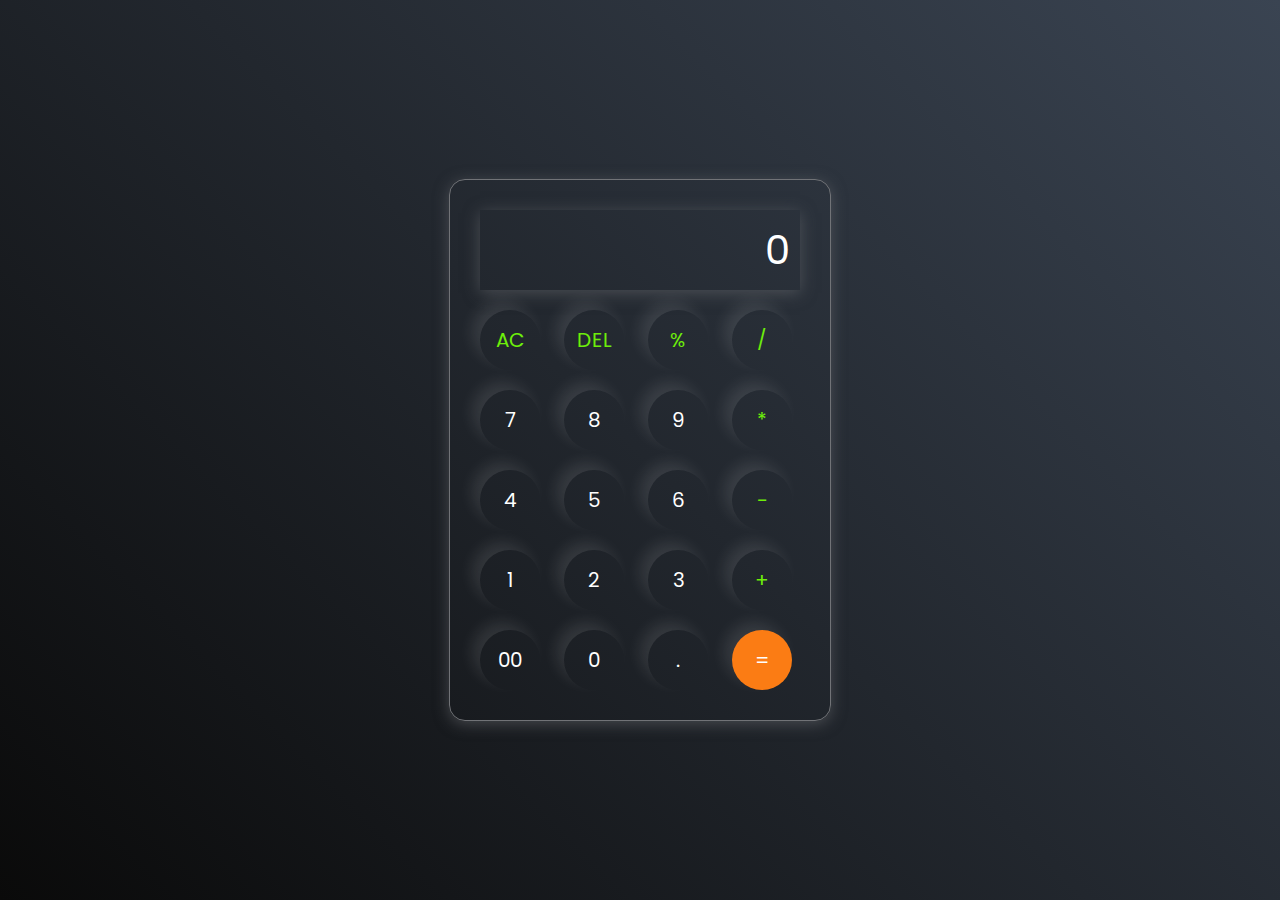
<file: Calculator/index.html>
<!DOCTYPE html>
<html lang="en">
<head>
    <meta charset="UTF-8">
    <meta name="viewport" content="width=device-width, initial-scale=1.0">
    <title>Calculator</title>
    <link rel="stylesheet" href="style.css">
</head>
<body>
    <div class="calculator">
        <input type="text" placeholder="0" id="inputbox">
        <div>
            <button class="opr">AC</button>
            <button class="opr">DEL</button>
            <button class="opr">%</button>
            <button class="opr">/</button>
        </div>
        <div>
            <button>7</button>
            <button>8</button>
            <button>9</button>
            <button class="opr">*</button>
        </div>
        <div>
            <button>4</button>
            <button>5</button>
            <button>6</button>
            <button class="opr">-</button>
        </div>
        <div>
            <button>1</button>
            <button>2</button>
            <button>3</button>
            <button class="opr">+</button>
        </div>
        <div>
            <button>00</button>
            <button>0</button>
            <button>.</button>
            <button class="equalbtn">=</button>
        </div>
    </div>
    <script src="script.js"></script>
</body>
</html>
</file>
<file: Calculator/style.css>
@import url('https://fonts.googleapis.com/css2?family=Poppins:ital,wght@500;&display=swap');

*{
    margin: 0;
    padding: 0;
    box-sizing: border-box;
    font-family: 'Poppins',sans-serif;
}

body{
    width: 100%;
    height: 100vh;
    display: flex;
    justify-content: center;
    align-items: center;
    background: linear-gradient(45deg , #0a0a0a, #3a4452);
}

.calculator{
    border: 1px solid #717377;
    padding: 20px;
    border-radius: 16px;
    background: transparent;
    box-shadow: 0px 3px 15px rgba(113,115,119,0.5);
}

input{
    width: 320px;
    border: none;
    padding: 10px;
    margin: 10px;
    background: transparent;
    box-shadow: 0px 3px 15px rgba(113,115,119,0.5);
    font-size: 40px;
    text-align: right;
    cursor: pointer;
    color:#ffff;
}

input::placeholder{
    color: #ffff;
}

button{
    border: none;
    width: 60px;
    height: 60px;
    margin: 10px;
    border-radius: 50px;
    background: transparent;
    color: #ffff ;
    font-size: 20px;
    box-shadow: -8px -8px 15px rgba(255,255,255,0.1);
    cursor: pointer;
}

.equalbtn{
    background-color: #fb7c14;
}

.opr{
    color: #6dee0a;
}
</file>
